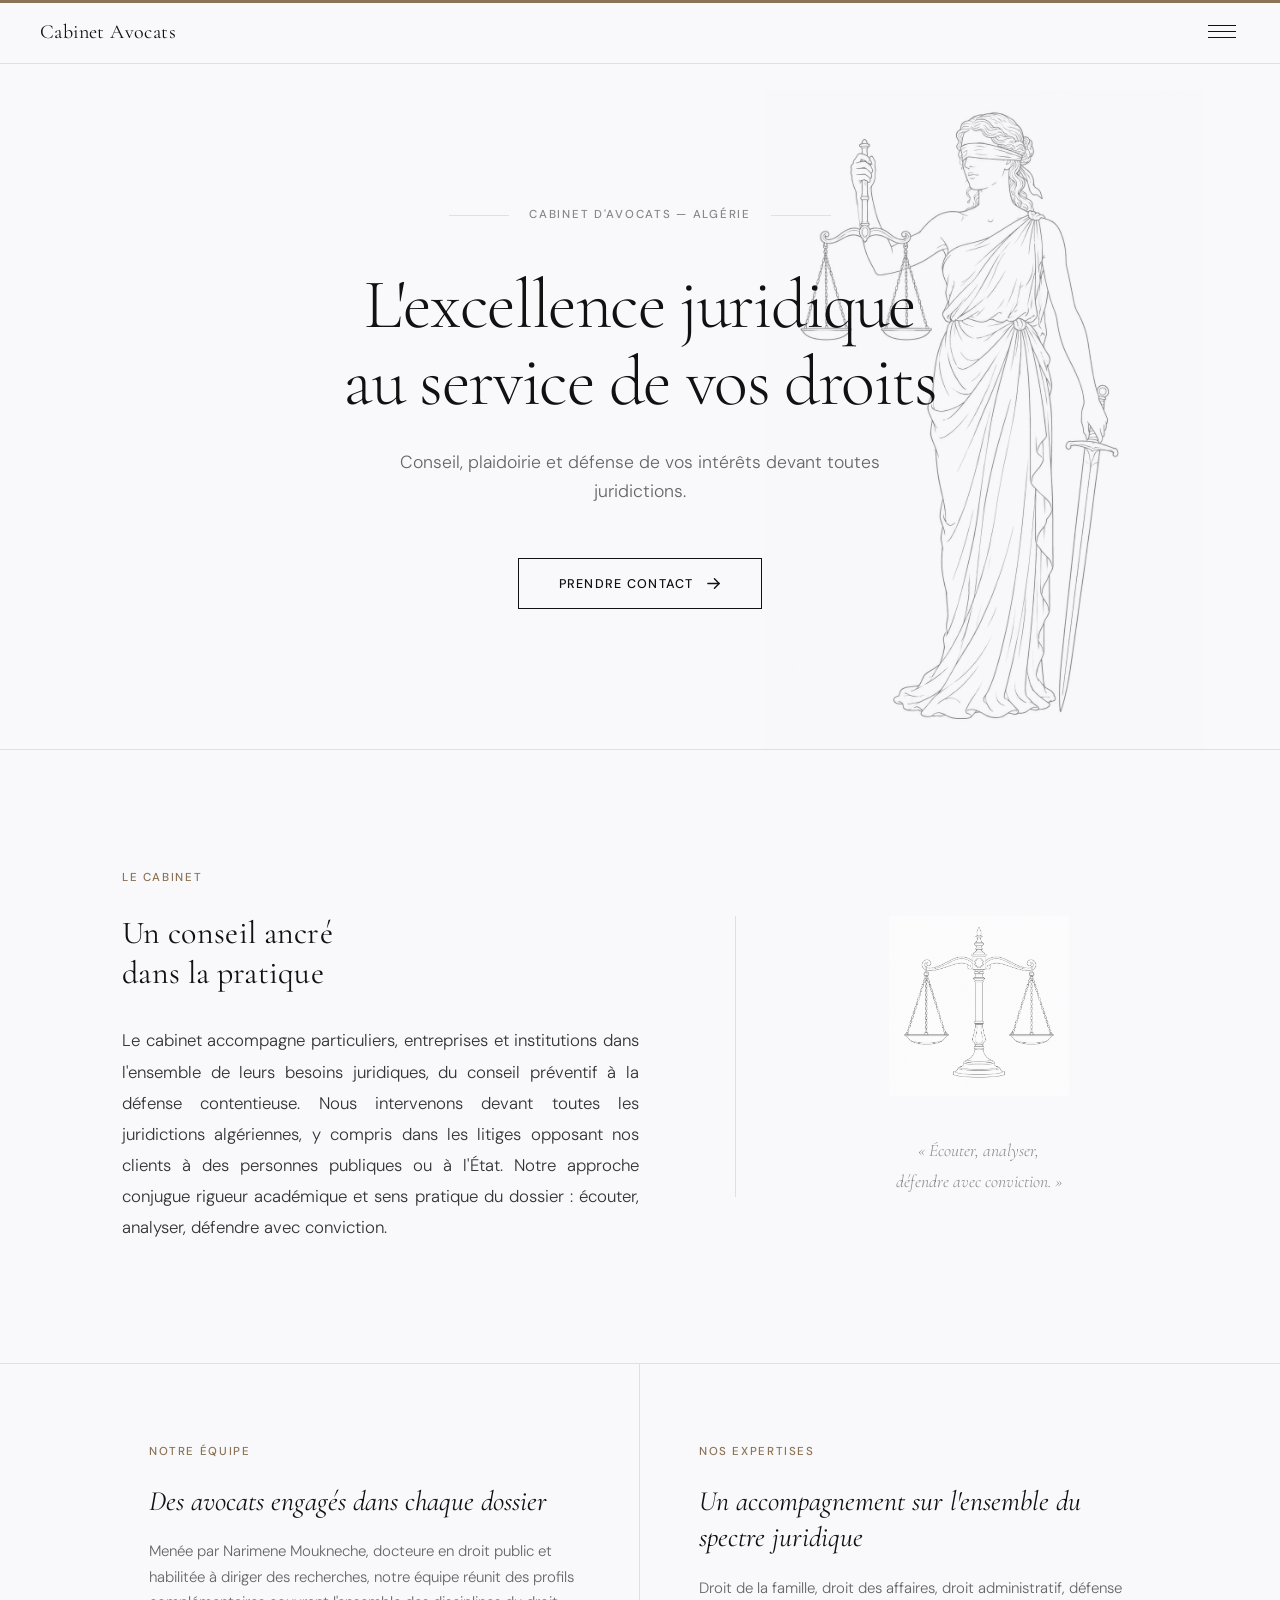
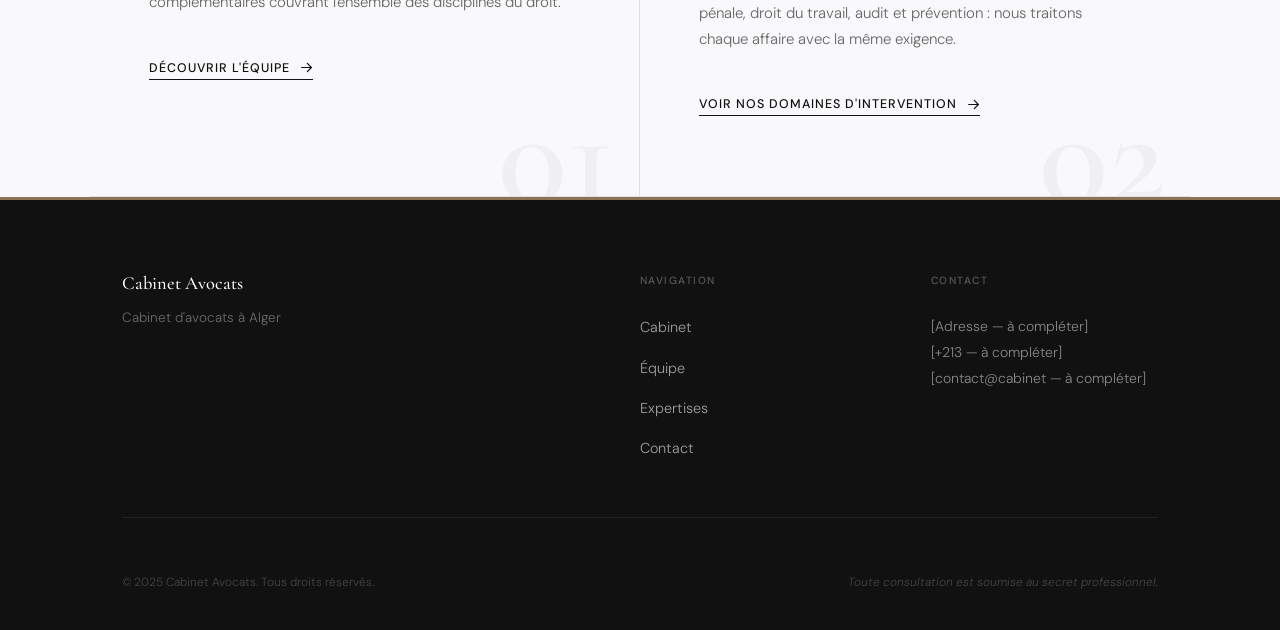
<file: index.html>
<!DOCTYPE html>
<html lang="fr">
<head>
  <meta charset="UTF-8">
  <meta name="viewport" content="width=device-width, initial-scale=1.0">
  <meta name="description" content="Cabinet Avocats — Conseil, plaidoirie et défense de vos intérêts devant toutes juridictions algériennes.">
  <title>Cabinet Avocats — Narimene Moukneche</title>
  <link rel="stylesheet" href="style.css">
</head>
<body>

<!-- ══════════════════════════════════════
     NAVIGATION
     ══════════════════════════════════════ -->
<header>
  <a href="index.html" class="logo">Cabinet Avocats</a>
  <button class="burger" aria-label="Ouvrir le menu" aria-expanded="false">
    <span></span>
    <span></span>
    <span></span>
  </button>
</header>

<div class="menu-overlay" role="dialog" aria-modal="true" aria-label="Navigation principale">
  <div class="overlay-header">
    <a href="index.html" class="overlay-logo">Cabinet Avocats</a>
  </div>
  <nav>
    <ul>
      <li><a href="index.html"><span>Cabinet</span><span class="nav-num">01</span></a></li>
      <li><a href="equipe.html"><span>Équipe</span><span class="nav-num">02</span></a></li>
      <li><a href="expertises.html"><span>Expertises</span><span class="nav-num">03</span></a></li>
      <li><a href="contact.html"><span>Contact</span><span class="nav-num">04</span></a></li>
    </ul>
  </nav>
  <div class="overlay-footer">
    <div class="lang-switch">
      <span class="lang-btn active" data-lang="fr">FR</span>
      &nbsp;/&nbsp;
      <span class="lang-btn" data-lang="en">EN</span>
    </div>
  </div>
</div>

<!-- ══════════════════════════════════════
     HERO
     ══════════════════════════════════════ -->
<section class="hero">

  <img src="images/themis.png" class="hero-themis" alt="" aria-hidden="true">

  <div class="container">
    <div class="hero-inner">
      <p class="hero-eyebrow" data-i18n="hero.eyebrow">Cabinet d'avocats — Algérie</p>
      <h1 data-i18n-html="hero.h1">L'excellence juridique<br>au service de vos droits</h1>
      <p class="hero-subtitle" data-i18n="hero.subtitle">
        Conseil, plaidoirie et défense de vos intérêts devant toutes juridictions.
      </p>
      <a href="contact.html" class="hero-cta">
        <span data-i18n="hero.cta">Prendre contact</span>
        <span class="cta-arrow" aria-hidden="true">
          <svg width="15" height="15" viewBox="0 0 16 16" fill="none" stroke="currentColor" stroke-width="1.5" stroke-linecap="round" stroke-linejoin="round">
            <line x1="2" y1="8" x2="14" y2="8"/>
            <polyline points="9,3 14,8 9,13"/>
          </svg>
        </span>
      </a>
    </div>
  </div>
</section>

<!-- ══════════════════════════════════════
     INTRO CABINET — 2 colonnes
     ══════════════════════════════════════ -->
<section class="section-intro">
  <div class="container">
    <div class="intro-grid">

      <!-- Colonne texte -->
      <div class="intro-text-col">
        <span class="section-label reveal" data-i18n="intro.label">Le Cabinet</span>
        <h2 class="reveal" data-i18n-html="intro.h2">Un conseil ancré<br>dans la pratique</h2>
        <p class="intro-text reveal" data-i18n="intro.text">
          Le cabinet accompagne particuliers, entreprises et institutions dans l'ensemble de leurs besoins
          juridiques, du conseil préventif à la défense contentieuse. Nous intervenons devant toutes les
          juridictions algériennes, y compris dans les litiges opposant nos clients à des personnes publiques
          ou à l'État. Notre approche conjugue rigueur académique et sens pratique du dossier : écouter,
          analyser, défendre avec conviction.
        </p>
      </div>

      <!-- Colonne visuelle -->
      <div class="intro-visual-col reveal" aria-hidden="true">
        <div class="intro-ornament">
          <img src="images/balance.png" alt="" class="intro-balance-img">
        </div>
        <p class="intro-quote" data-i18n="intro.quote">« Écouter, analyser,&#10;défendre avec conviction. »</p>
      </div>

    </div>
  </div>
</section>

<!-- ══════════════════════════════════════
     TEASERS — Équipe & Expertises
     ══════════════════════════════════════ -->
<div class="teasers">
  <div class="container" style="padding:0;">
    <div class="teaser-grid">

      <a href="equipe.html" class="teaser-card reveal">
        <span class="teaser-number" aria-hidden="true">01</span>
        <span class="section-label" data-i18n="teaser1.label">Notre équipe</span>
        <h3 data-i18n="teaser1.h3">Des avocats engagés dans chaque dossier</h3>
        <p data-i18n="teaser1.text">
          Menée par Narimene Moukneche, docteure en droit public et habilitée à diriger des recherches,
          notre équipe réunit des profils complémentaires couvrant l'ensemble des disciplines du droit.
        </p>
        <span class="cta-link">
          <span data-i18n="teaser1.cta">Découvrir l'équipe</span>
          <span class="cta-arrow" aria-hidden="true">
            <svg width="13" height="13" viewBox="0 0 16 16" fill="none" stroke="currentColor" stroke-width="1.5" stroke-linecap="round" stroke-linejoin="round">
              <line x1="2" y1="8" x2="14" y2="8"/>
              <polyline points="9,3 14,8 9,13"/>
            </svg>
          </span>
        </span>
      </a>

      <a href="expertises.html" class="teaser-card reveal">
        <span class="teaser-number" aria-hidden="true">02</span>
        <span class="section-label" data-i18n="teaser2.label">Nos expertises</span>
        <h3 data-i18n="teaser2.h3">Un accompagnement sur l'ensemble du spectre juridique</h3>
        <p data-i18n="teaser2.text">
          Droit de la famille, droit des affaires, droit administratif, défense pénale, droit du travail,
          audit et prévention : nous traitons chaque affaire avec la même exigence.
        </p>
        <span class="cta-link">
          <span data-i18n="teaser2.cta">Voir nos domaines d'intervention</span>
          <span class="cta-arrow" aria-hidden="true">
            <svg width="13" height="13" viewBox="0 0 16 16" fill="none" stroke="currentColor" stroke-width="1.5" stroke-linecap="round" stroke-linejoin="round">
              <line x1="2" y1="8" x2="14" y2="8"/>
              <polyline points="9,3 14,8 9,13"/>
            </svg>
          </span>
        </span>
      </a>

    </div>
  </div>
</div>

<!-- ══════════════════════════════════════
     FOOTER
     ══════════════════════════════════════ -->
<footer>
  <div class="container">
    <div class="footer-grid">

      <div class="footer-brand">
        <span class="footer-logo">Cabinet Avocats</span>
        <p class="footer-tagline" data-i18n="footer.tagline">Cabinet d'avocats à Alger</p>
      </div>

      <div>
        <p class="footer-col-title" data-i18n="footer.nav.title">Navigation</p>
        <ul class="footer-nav">
          <li><a href="index.html"      data-i18n="nav.cabinet">Cabinet</a></li>
          <li><a href="equipe.html"     data-i18n="nav.equipe">Équipe</a></li>
          <li><a href="expertises.html" data-i18n="nav.expertises">Expertises</a></li>
          <li><a href="contact.html"    data-i18n="nav.contact">Contact</a></li>
        </ul>
      </div>

      <div>
        <p class="footer-col-title" data-i18n="footer.contact.title">Contact</p>
        <div class="footer-contact-info">
          <p>[Adresse — à compléter]</p>
          <p>[+213 — à compléter]</p>
          <p>[contact@cabinet — à compléter]</p>
        </div>
      </div>

    </div>

    <div class="footer-bottom">
      <span class="footer-copy" data-i18n="footer.copy">© 2025 Cabinet Avocats. Tous droits réservés.</span>
      <span class="footer-confidential" data-i18n="footer.confidential">Toute consultation est soumise au secret professionnel.</span>
    </div>
  </div>
</footer>

<script src="i18n.js"></script>
<script src="nav.js"></script>
</body>
</html>
</file>
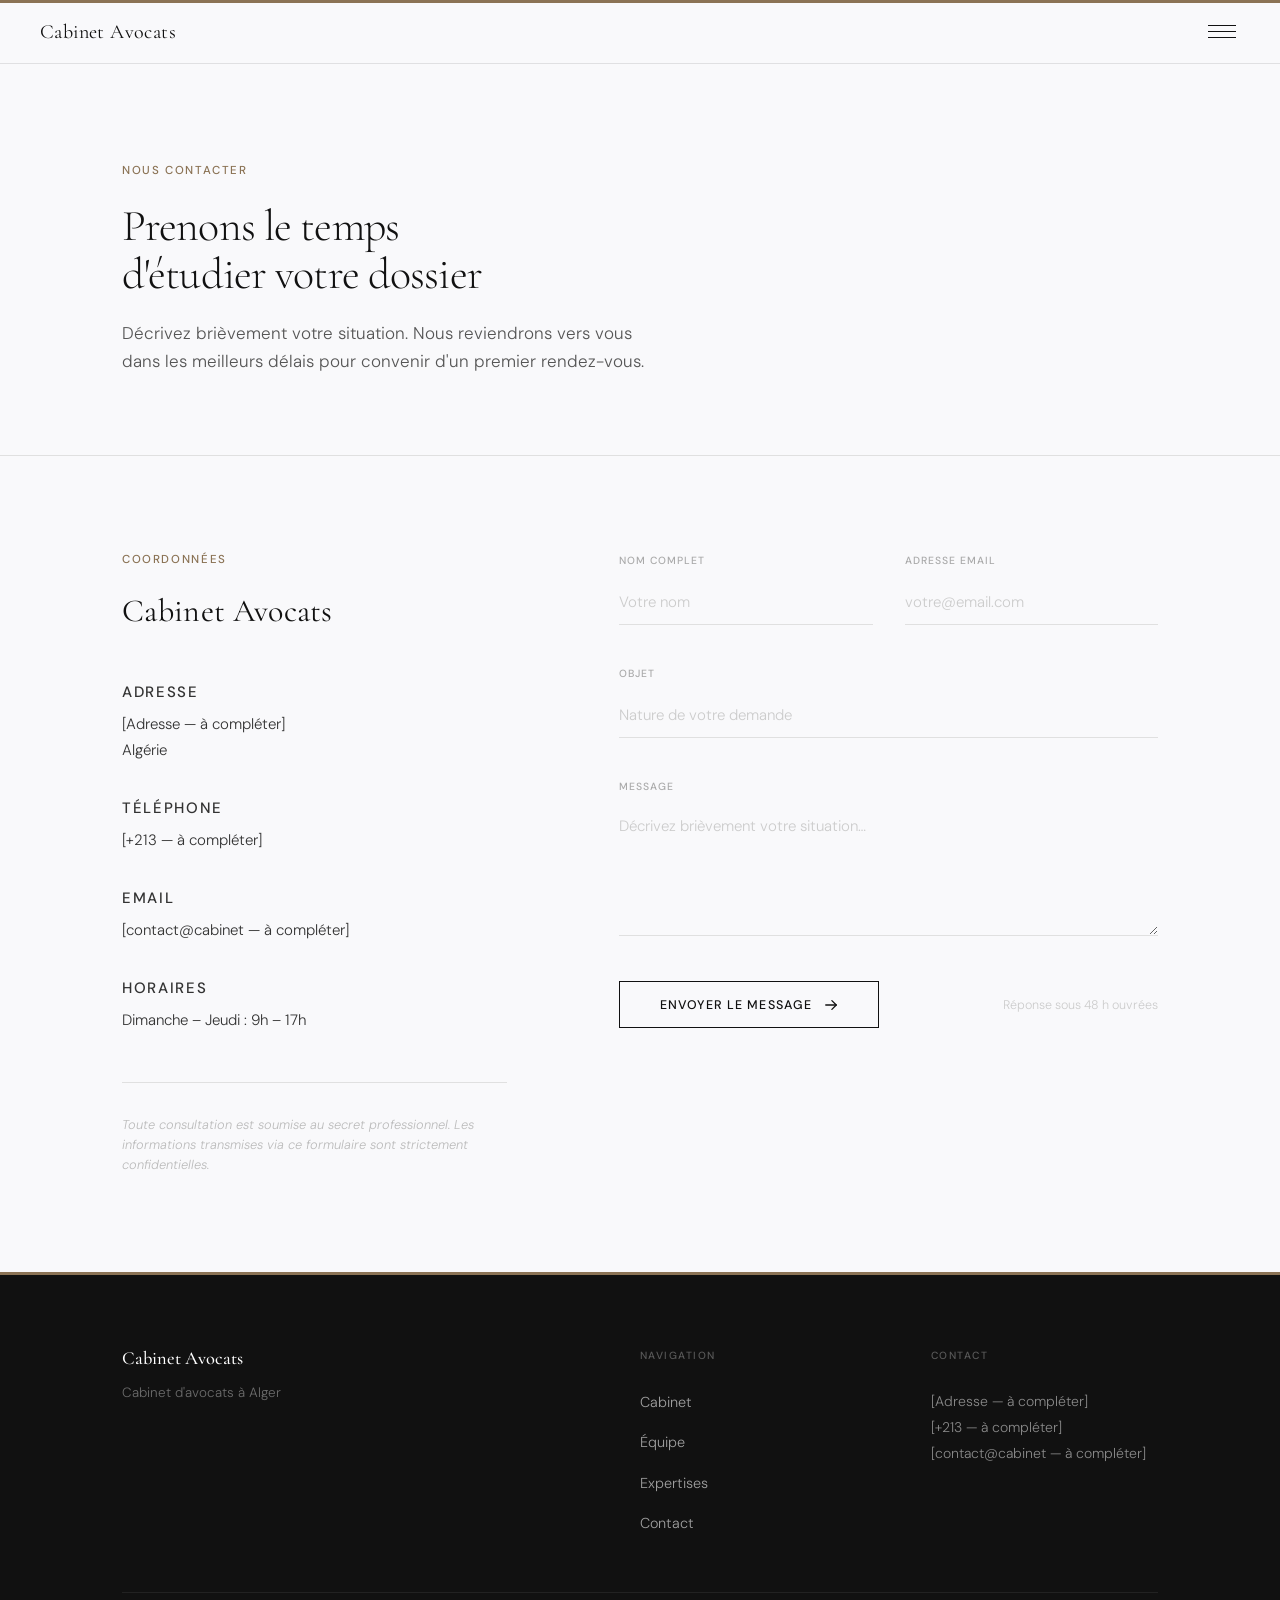
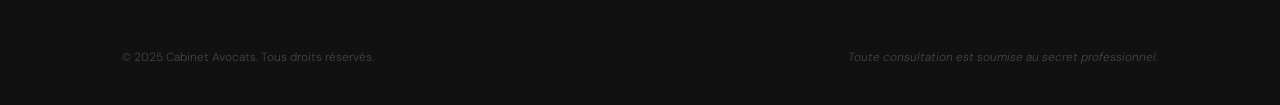
<file: contact.html>
<!DOCTYPE html>
<html lang="fr">
<head>
  <meta charset="UTF-8">
  <meta name="viewport" content="width=device-width, initial-scale=1.0">
  <meta name="description" content="Contacter le Cabinet Avocats — Narimene Moukneche, Algérie.">
  <title>Contact — Cabinet Avocats</title>
  <link rel="stylesheet" href="style.css">
</head>
<body>

<!-- ══════════════════════════════════════
     NAVIGATION
     ══════════════════════════════════════ -->
<header>
  <a href="index.html" class="logo">Cabinet Avocats</a>
  <button class="burger" aria-label="Ouvrir le menu" aria-expanded="false">
    <span></span>
    <span></span>
    <span></span>
  </button>
</header>

<div class="menu-overlay" role="dialog" aria-modal="true" aria-label="Navigation principale">
  <div class="overlay-header">
    <a href="index.html" class="overlay-logo">Cabinet Avocats</a>
  </div>
  <nav>
    <ul>
      <li><a href="index.html"><span>Cabinet</span><span class="nav-num">01</span></a></li>
      <li><a href="equipe.html"><span>Équipe</span><span class="nav-num">02</span></a></li>
      <li><a href="expertises.html"><span>Expertises</span><span class="nav-num">03</span></a></li>
      <li><a href="contact.html"><span>Contact</span><span class="nav-num">04</span></a></li>
    </ul>
  </nav>
  <div class="overlay-footer">
    <div class="lang-switch">
      <span class="lang-btn active" data-lang="fr">FR</span>
      &nbsp;/&nbsp;
      <span class="lang-btn" data-lang="en">EN</span>
    </div>
  </div>
</div>

<!-- ══════════════════════════════════════
     EN-TÊTE DE PAGE
     ══════════════════════════════════════ -->
<header class="page-header">
  <div class="container">
    <span class="section-label" data-i18n="contact.header.label">Nous contacter</span>
    <h1 data-i18n-html="contact.header.h1">Prenons le temps<br>d'étudier votre dossier</h1>
    <p data-i18n="contact.header.p">
      Décrivez brièvement votre situation. Nous reviendrons vers vous dans les meilleurs délais
      pour convenir d'un premier rendez-vous.
    </p>
  </div>
</header>

<!-- ══════════════════════════════════════
     SECTION CONTACT
     ══════════════════════════════════════ -->
<section class="contact-section">
  <div class="container">
    <div class="contact-grid">

      <!-- ─ Coordonnées ─ -->
      <div class="contact-info reveal">
        <span class="section-label" data-i18n="contact.info.label">Coordonnées</span>
        <h2>Cabinet Avocats</h2>

        <div class="contact-detail">
          <p class="contact-detail-label" data-i18n="contact.detail.adresse.label">Adresse</p>
          <p>[Adresse — à compléter]<br>Algérie</p>
        </div>

        <div class="contact-detail">
          <p class="contact-detail-label" data-i18n="contact.detail.tel.label">Téléphone</p>
          <p>[+213 — à compléter]</p>
        </div>

        <div class="contact-detail">
          <p class="contact-detail-label" data-i18n="contact.detail.email.label">Email</p>
          <p>[contact@cabinet — à compléter]</p>
        </div>

        <div class="contact-detail">
          <p class="contact-detail-label" data-i18n="contact.detail.horaires.label">Horaires</p>
          <p data-i18n="contact.detail.horaires.val">Dimanche – Jeudi : 9h – 17h</p>
        </div>

        <p class="contact-confidential" data-i18n="contact.confidential">
          Toute consultation est soumise au secret professionnel.
          Les informations transmises via ce formulaire sont strictement confidentielles.
        </p>
      </div>

      <!-- ─ Formulaire ─ -->
      <div class="contact-form-wrapper reveal">
        <form id="contact-form" novalidate>
          <div class="form-fields">

            <div class="form-row">
              <div class="form-field">
                <label for="nom" data-i18n="form.nom.label">Nom complet</label>
                <input type="text" id="nom" name="nom"
                  data-i18n-placeholder="form.nom.placeholder"
                  placeholder="Votre nom"
                  autocomplete="name" required>
              </div>
              <div class="form-field">
                <label for="email" data-i18n="form.email.label">Adresse email</label>
                <input type="email" id="email" name="email"
                  data-i18n-placeholder="form.email.placeholder"
                  placeholder="votre@email.com"
                  autocomplete="email" required>
              </div>
            </div>

            <div class="form-field">
              <label for="objet" data-i18n="form.objet.label">Objet</label>
              <input type="text" id="objet" name="objet"
                data-i18n-placeholder="form.objet.placeholder"
                placeholder="Nature de votre demande" required>
            </div>

            <div class="form-field">
              <label for="message" data-i18n="form.message.label">Message</label>
              <textarea id="message" name="message"
                data-i18n-placeholder="form.message.placeholder"
                placeholder="Décrivez brièvement votre situation…" required></textarea>
            </div>

            <div class="form-footer">
              <button type="submit" class="btn-submit">
                <span data-i18n="form.submit">Envoyer le message</span>
                <svg width="14" height="14" viewBox="0 0 16 16" fill="none" stroke="currentColor" stroke-width="1.5" stroke-linecap="round" stroke-linejoin="round" aria-hidden="true">
                  <line x1="2" y1="8" x2="14" y2="8"/>
                  <polyline points="9,3 14,8 9,13"/>
                </svg>
              </button>
              <span class="form-note" data-i18n="form.note">Réponse sous 48 h ouvrées</span>
            </div>

          </div>
        </form>

        <p class="form-success" id="form-success" role="alert" data-i18n="form.success">
          Votre message a bien été transmis. Nous vous répondrons dans les meilleurs délais.
        </p>
      </div>

    </div>
  </div>
</section>

<!-- ══════════════════════════════════════
     FOOTER
     ══════════════════════════════════════ -->
<footer>
  <div class="container">
    <div class="footer-grid">

      <div class="footer-brand">
        <span class="footer-logo">Cabinet Avocats</span>
        <p class="footer-tagline" data-i18n="footer.tagline">Cabinet d'avocats à Alger</p>
      </div>

      <div>
        <p class="footer-col-title" data-i18n="footer.nav.title">Navigation</p>
        <ul class="footer-nav">
          <li><a href="index.html"      data-i18n="nav.cabinet">Cabinet</a></li>
          <li><a href="equipe.html"     data-i18n="nav.equipe">Équipe</a></li>
          <li><a href="expertises.html" data-i18n="nav.expertises">Expertises</a></li>
          <li><a href="contact.html"    data-i18n="nav.contact">Contact</a></li>
        </ul>
      </div>

      <div>
        <p class="footer-col-title" data-i18n="footer.contact.title">Contact</p>
        <div class="footer-contact-info">
          <p>[Adresse — à compléter]</p>
          <p>[+213 — à compléter]</p>
          <p>[contact@cabinet — à compléter]</p>
        </div>
      </div>

    </div>

    <div class="footer-bottom">
      <span class="footer-copy" data-i18n="footer.copy">© 2025 Cabinet Avocats. Tous droits réservés.</span>
      <span class="footer-confidential" data-i18n="footer.confidential">Toute consultation est soumise au secret professionnel.</span>
    </div>
  </div>
</footer>

<script src="i18n.js"></script>
<script src="nav.js"></script>
<script>
(function () {
  var form       = document.getElementById('contact-form');
  var successMsg = document.getElementById('form-success');
  if (!form) return;

  form.addEventListener('submit', function (e) {
    e.preventDefault();
    var nom     = form.querySelector('#nom').value.trim();
    var email   = form.querySelector('#email').value.trim();
    var objet   = form.querySelector('#objet').value.trim();
    var message = form.querySelector('#message').value.trim();
    if (!nom || !email || !objet || !message) return;
    form.style.display  = 'none';
    successMsg.style.display = 'block';
  });
})();
</script>
</body>
</html>
</file>
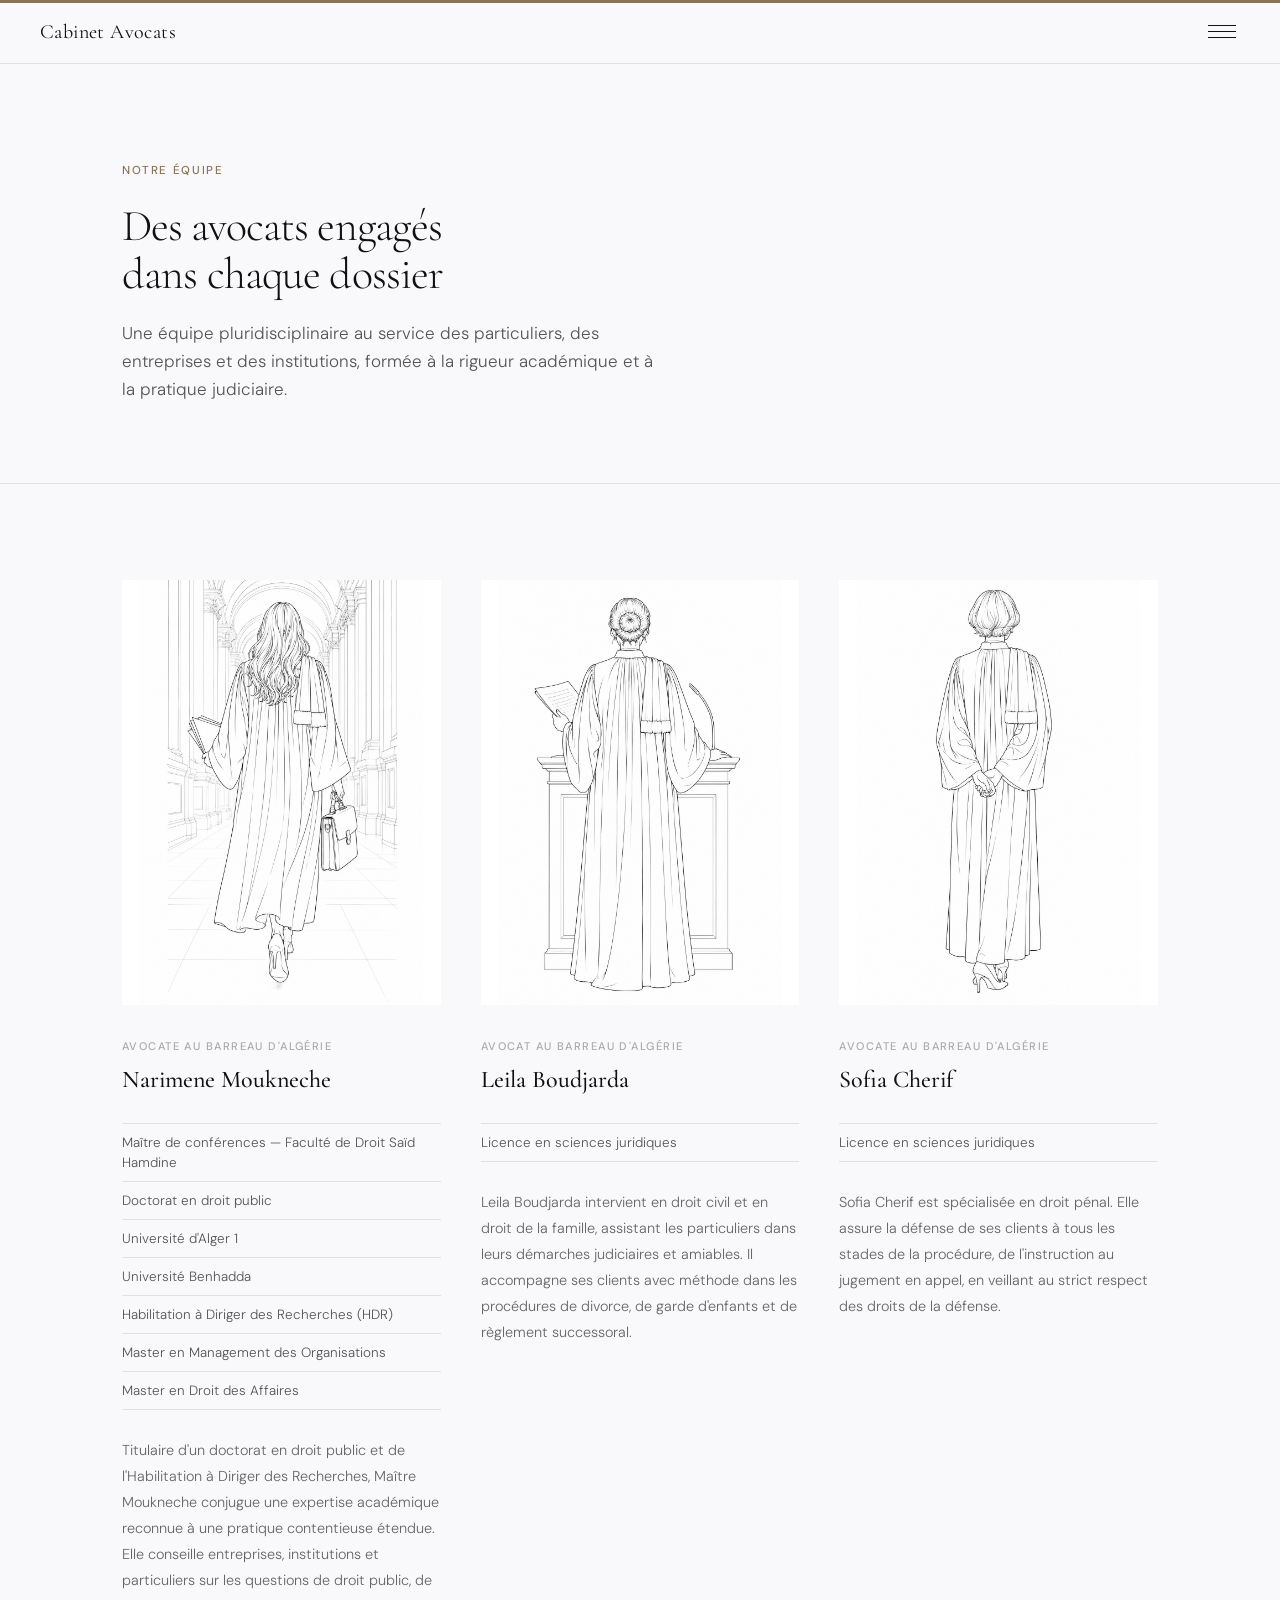
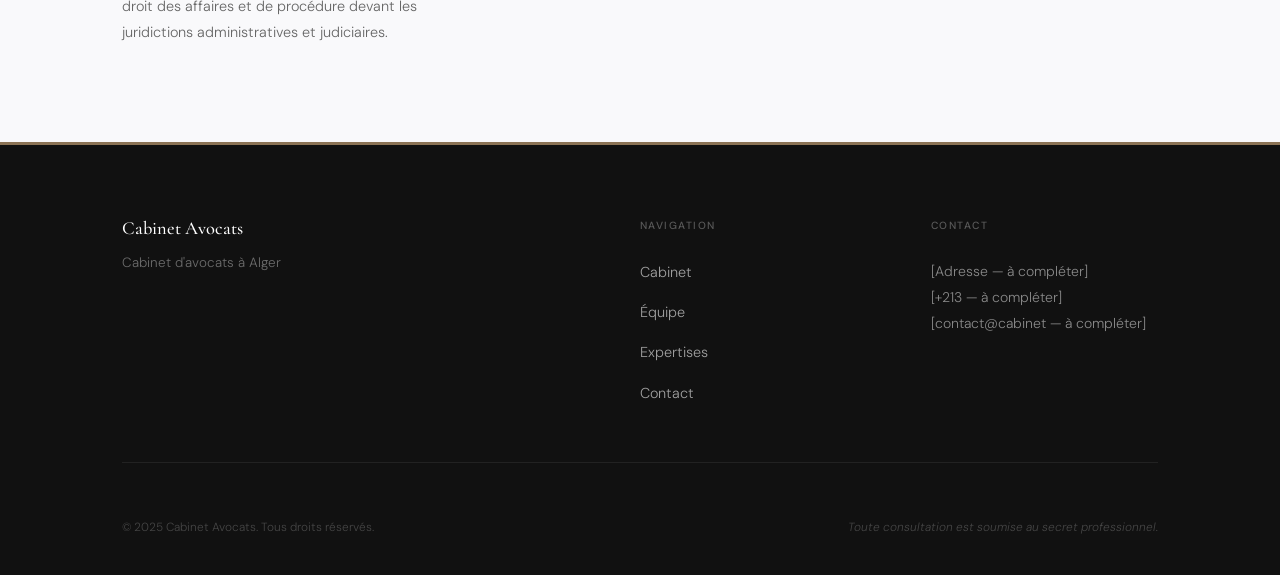
<file: equipe.html>
<!DOCTYPE html>
<html lang="fr">
<head>
  <meta charset="UTF-8">
  <meta name="viewport" content="width=device-width, initial-scale=1.0">
  <meta name="description" content="L'équipe du Cabinet Avocats — Narimene Moukneche, docteure en droit public, et ses associés.">
  <title>Équipe — Cabinet Avocats</title>
  <link rel="stylesheet" href="style.css">
</head>
<body>

<!-- ══════════════════════════════════════
     NAVIGATION
     ══════════════════════════════════════ -->
<header>
  <a href="index.html" class="logo">Cabinet Avocats</a>
  <button class="burger" aria-label="Ouvrir le menu" aria-expanded="false">
    <span></span>
    <span></span>
    <span></span>
  </button>
</header>

<div class="menu-overlay" role="dialog" aria-modal="true" aria-label="Navigation principale">
  <div class="overlay-header">
    <a href="index.html" class="overlay-logo">Cabinet Avocats</a>
  </div>
  <nav>
    <ul>
      <li><a href="index.html"><span>Cabinet</span><span class="nav-num">01</span></a></li>
      <li><a href="equipe.html"><span>Équipe</span><span class="nav-num">02</span></a></li>
      <li><a href="expertises.html"><span>Expertises</span><span class="nav-num">03</span></a></li>
      <li><a href="contact.html"><span>Contact</span><span class="nav-num">04</span></a></li>
    </ul>
  </nav>
  <div class="overlay-footer">
    <div class="lang-switch">
      <span class="lang-btn active" data-lang="fr">FR</span>
      &nbsp;/&nbsp;
      <span class="lang-btn" data-lang="en">EN</span>
    </div>
  </div>
</div>

<!-- ══════════════════════════════════════
     EN-TÊTE DE PAGE
     ══════════════════════════════════════ -->
<header class="page-header">
  <div class="container">
    <span class="section-label" data-i18n="equipe.header.label">Notre équipe</span>
    <h1 data-i18n-html="equipe.header.h1">Des avocats engagés<br>dans chaque dossier</h1>
    <p data-i18n="equipe.header.p">
      Une équipe pluridisciplinaire au service des particuliers, des entreprises et des institutions,
      formée à la rigueur académique et à la pratique judiciaire.
    </p>
  </div>
</header>

<!-- ══════════════════════════════════════
     GRILLE ÉQUIPE
     ══════════════════════════════════════ -->
<section class="team-section">
  <div class="container">
    <div class="team-grid">

      <!-- Membre 1 — Narimene Moukneche -->
      <article class="team-member reveal">
        <div class="team-photo">
          <img src="images/avocat-3.png" alt="" class="team-photo-img">
        </div>
        <p class="team-role" data-i18n="member1.role">Avocate au Barreau d'Algérie</p>
        <h3 class="team-name">Narimene Moukneche</h3>
        <ul class="team-degrees">
          <li data-i18n="member1.degree0">Maître de conférences — Faculté de Droit Saïd Hamdine</li>
          <li data-i18n="member1.degree1">Doctorat en droit public</li>
          <li data-i18n="member1.degree5">Université d'Alger 1</li>
          <li data-i18n="member1.degree6">Université Benhadda</li>
          <li data-i18n="member1.degree2">Habilitation à Diriger des Recherches (HDR)</li>
          <li data-i18n="member1.degree3">Master en Management des Organisations</li>
          <li data-i18n="member1.degree4">Master en Droit des Affaires</li>
        </ul>
        <p class="team-bio" data-i18n="member1.bio">
          Titulaire d'un doctorat en droit public et de l'Habilitation à Diriger des Recherches,
          Maître Moukneche conjugue une expertise académique reconnue à une pratique contentieuse étendue.
          Elle conseille entreprises, institutions et particuliers sur les questions de droit public,
          de droit des affaires et de procédure devant les juridictions administratives et judiciaires.
        </p>
      </article>

      <!-- Membre 2 — Leila Boudjarda -->
      <article class="team-member reveal">
        <div class="team-photo">
          <img src="images/avocat-2.png" alt="" class="team-photo-img">
        </div>
        <p class="team-role" data-i18n="member2.role">Avocate au Barreau d'Algérie</p>
        <h3 class="team-name">Leila Boudjarda</h3>
        <ul class="team-degrees">
          <li data-i18n="member2.degree2">Licence en sciences juridiques</li>
        </ul>
        <p class="team-bio" data-i18n="member2.bio">
          Leila Boudjarda est spécialisée en droit civil et en droit de la famille. Elle assure
          la défense de ses clients à tous les stades de la procédure, les accompagnant avec méthode
          dans les procédures de divorce, de garde d'enfants et de règlement successoral.
        </p>
      </article>

      <!-- Membre 3 — Sofia Cherif -->
      <article class="team-member reveal">
        <div class="team-photo">
          <img src="images/avocat-1.png" alt="" class="team-photo-img">
        </div>
        <p class="team-role" data-i18n="member3.role">Avocate au Barreau d'Algérie</p>
        <h3 class="team-name">Sofia Cherif</h3>
        <ul class="team-degrees">
          <li data-i18n="member3.degree2">Licence en sciences juridiques</li>
        </ul>
        <p class="team-bio" data-i18n="member3.bio">
          Sofia Cherif est spécialisée en droit pénal. Elle assure la défense de ses clients
          à tous les stades de la procédure, de l'instruction au jugement en appel,
          en veillant au strict respect des droits de la défense.
        </p>
      </article>

    </div>
  </div>
</section>

<!-- ══════════════════════════════════════
     FOOTER
     ══════════════════════════════════════ -->
<footer>
  <div class="container">
    <div class="footer-grid">

      <div class="footer-brand">
        <span class="footer-logo">Cabinet Avocats</span>
        <p class="footer-tagline" data-i18n="footer.tagline">Cabinet d'avocats à Alger</p>
      </div>

      <div>
        <p class="footer-col-title" data-i18n="footer.nav.title">Navigation</p>
        <ul class="footer-nav">
          <li><a href="index.html"      data-i18n="nav.cabinet">Cabinet</a></li>
          <li><a href="equipe.html"     data-i18n="nav.equipe">Équipe</a></li>
          <li><a href="expertises.html" data-i18n="nav.expertises">Expertises</a></li>
          <li><a href="contact.html"    data-i18n="nav.contact">Contact</a></li>
        </ul>
      </div>

      <div>
        <p class="footer-col-title" data-i18n="footer.contact.title">Contact</p>
        <div class="footer-contact-info">
          <p>[Adresse — à compléter]</p>
          <p>[+213 — à compléter]</p>
          <p>[contact@cabinet — à compléter]</p>
        </div>
      </div>

    </div>

    <div class="footer-bottom">
      <span class="footer-copy" data-i18n="footer.copy">© 2025 Cabinet Avocats. Tous droits réservés.</span>
      <span class="footer-confidential" data-i18n="footer.confidential">Toute consultation est soumise au secret professionnel.</span>
    </div>
  </div>
</footer>

<script src="i18n.js"></script>
<script src="nav.js"></script>
</body>
</html>
</file>
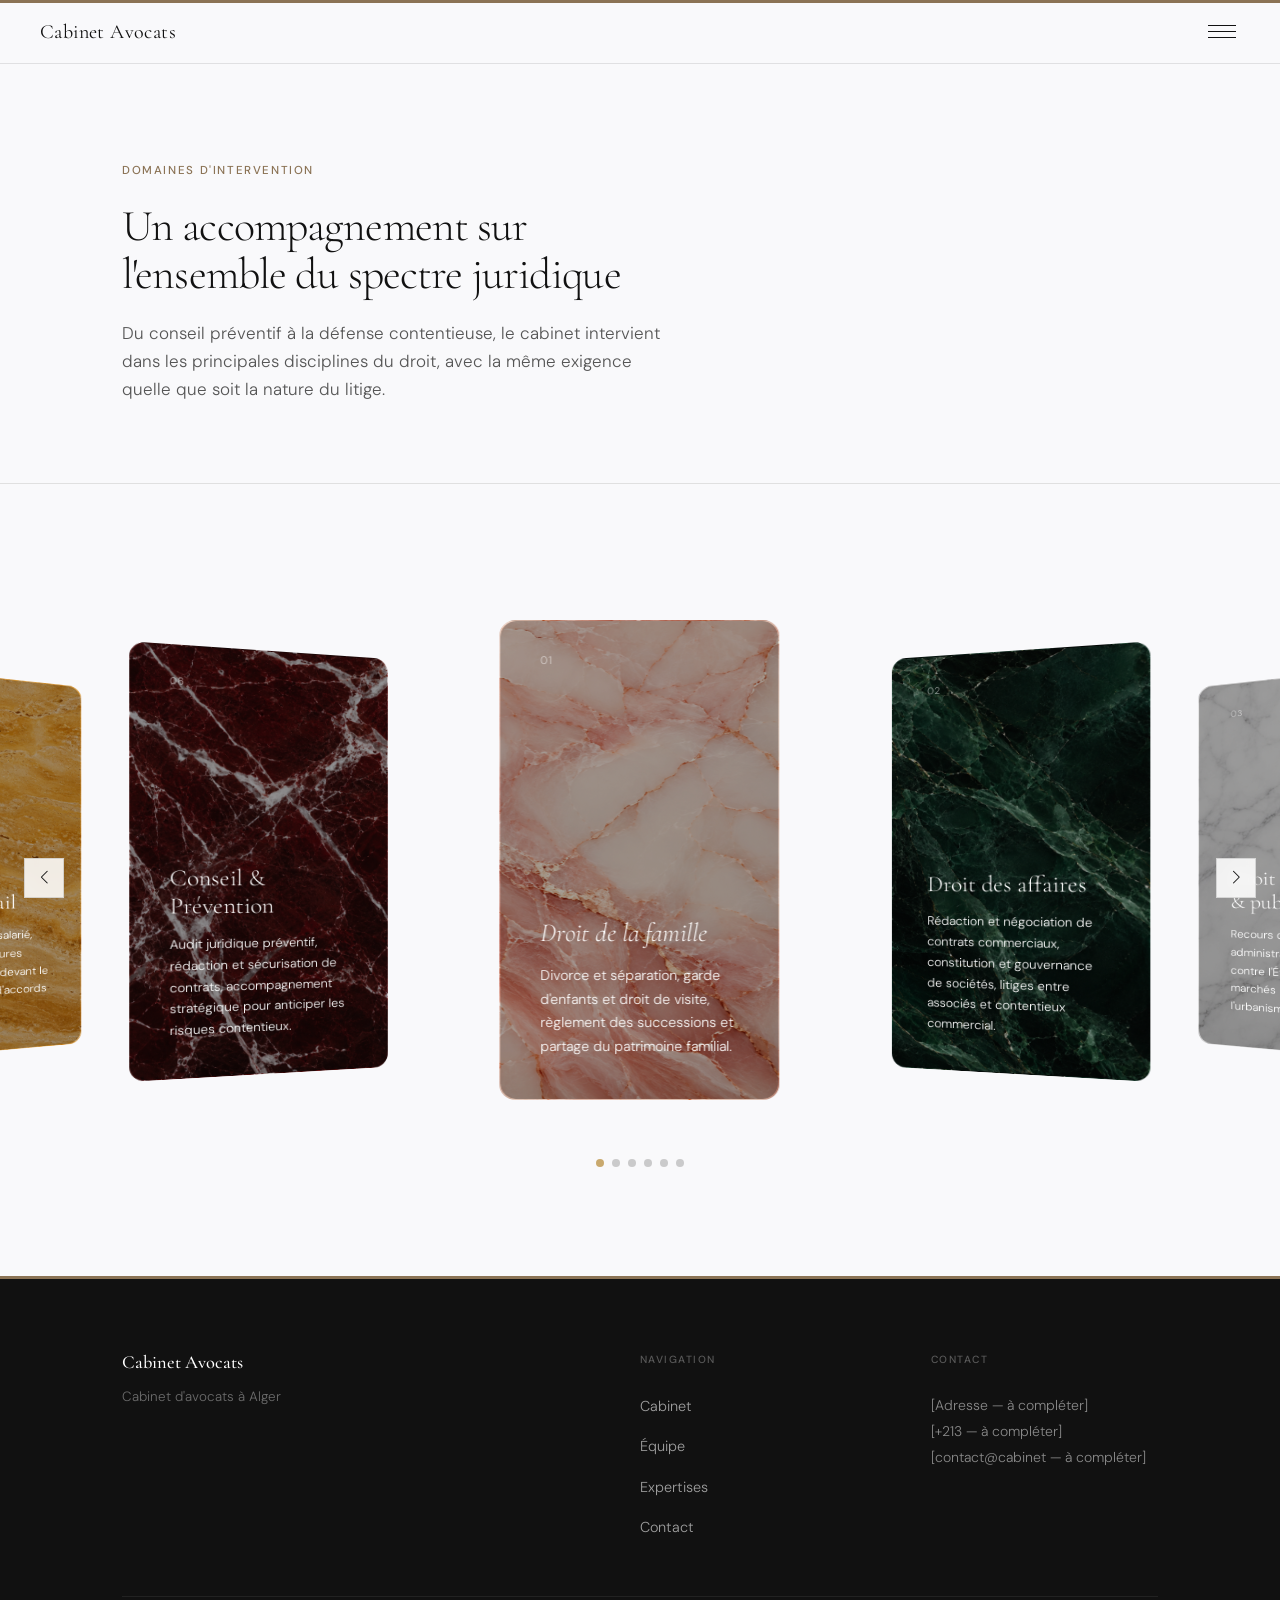
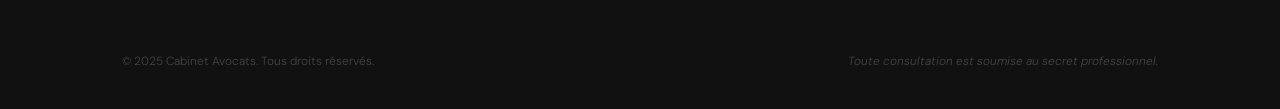
<file: expertises.html>
<!DOCTYPE html>
<html lang="fr">
<head>
  <meta charset="UTF-8">
  <meta name="viewport" content="width=device-width, initial-scale=1.0">
  <meta name="description" content="Domaines d'intervention du Cabinet Avocats — Droit de la famille, droit des affaires, droit administratif, droit pénal, droit du travail, conseil et prévention.">
  <title>Expertises — Cabinet Avocats</title>
  <link rel="stylesheet" href="https://cdn.jsdelivr.net/npm/swiper@11/swiper-bundle.min.css"/>
  <link rel="stylesheet" href="style.css">
</head>
<body>

<!-- ══════════════════════════════════════
     NAVIGATION
     ══════════════════════════════════════ -->
<header>
  <a href="index.html" class="logo">Cabinet Avocats</a>
  <button class="burger" aria-label="Ouvrir le menu" aria-expanded="false">
    <span></span>
    <span></span>
    <span></span>
  </button>
</header>

<div class="menu-overlay" role="dialog" aria-modal="true" aria-label="Navigation principale">
  <div class="overlay-header">
    <a href="index.html" class="overlay-logo">Cabinet Avocats</a>
  </div>
  <nav>
    <ul>
      <li><a href="index.html"><span>Cabinet</span><span class="nav-num">01</span></a></li>
      <li><a href="equipe.html"><span>Équipe</span><span class="nav-num">02</span></a></li>
      <li><a href="expertises.html"><span>Expertises</span><span class="nav-num">03</span></a></li>
      <li><a href="contact.html"><span>Contact</span><span class="nav-num">04</span></a></li>
    </ul>
  </nav>
  <div class="overlay-footer">
    <div class="lang-switch">
      <span class="lang-btn active" data-lang="fr">FR</span>
      &nbsp;/&nbsp;
      <span class="lang-btn" data-lang="en">EN</span>
    </div>
  </div>
</div>

<!-- ══════════════════════════════════════
     EN-TÊTE DE PAGE
     ══════════════════════════════════════ -->
<header class="page-header">
  <div class="container">
    <span class="section-label" data-i18n="exp.header.label">Domaines d'intervention</span>
    <h1 data-i18n-html="exp.header.h1">Un accompagnement sur<br>l'ensemble du spectre juridique</h1>
    <p data-i18n="exp.header.p">
      Du conseil préventif à la défense contentieuse, le cabinet intervient dans les principales disciplines
      du droit, avec la même exigence quelle que soit la nature du litige.
    </p>
  </div>
</header>

<!-- ══════════════════════════════════════
     GRILLE EXPERTISES
     ══════════════════════════════════════ -->
<section class="expertise-section">
  <div class="swiper expertises-swiper">
    <div class="swiper-wrapper">

      <div class="swiper-slide">
        <div class="expertise-card" style="background-image: url('images/marbre rosée.png');">
          <span class="card-num">01</span>
          <h3>Droit de la famille</h3>
          <p>Divorce et séparation, garde d'enfants et droit de visite, règlement des successions et partage du patrimoine familial.</p>
        </div>
      </div>

      <div class="swiper-slide">
        <div class="expertise-card" style="background-image: url('images/marbre vert+noir.png');">
          <span class="card-num">02</span>
          <h3>Droit des affaires</h3>
          <p>Rédaction et négociation de contrats commerciaux, constitution et gouvernance de sociétés, litiges entre associés et contentieux commercial.</p>
        </div>
      </div>

      <div class="swiper-slide">
        <div class="expertise-card" style="background-image: url('images/marbre blanc.png');">
          <span class="card-num">03</span>
          <h3>Droit administratif &amp; public</h3>
          <p>Recours devant les juridictions administratives, contentieux contre l'État et les collectivités, marchés publics et droit de l'urbanisme.</p>
        </div>
      </div>

      <div class="swiper-slide">
        <div class="expertise-card" style="background-image: url('images/marbre noir + trait dorée.png');">
          <span class="card-num">04</span>
          <h3>Droit pénal</h3>
          <p>Défense des personnes physiques et morales à tous les stades de la procédure pénale : garde à vue, instruction, jugement et appel.</p>
        </div>
      </div>

      <div class="swiper-slide">
        <div class="expertise-card" style="background-image: url('images/marbre dorée.png');">
          <span class="card-num">05</span>
          <h3>Droit du travail</h3>
          <p>Relations employeur-salarié, licenciements et ruptures contractuelles, litiges devant le tribunal, négociation d'accords collectifs.</p>
        </div>
      </div>

      <div class="swiper-slide">
        <div class="expertise-card" style="background-image: url('images/marbre rouge profond.png');">
          <span class="card-num">06</span>
          <h3>Conseil &amp; Prévention</h3>
          <p>Audit juridique préventif, rédaction et sécurisation de contrats, accompagnement stratégique pour anticiper les risques contentieux.</p>
        </div>
      </div>

    </div>
    <div class="swiper-pagination"></div>
    <div class="swiper-button-prev"></div>
    <div class="swiper-button-next"></div>
  </div>
</section>

<!-- ══════════════════════════════════════
     FOOTER
     ══════════════════════════════════════ -->
<footer>
  <div class="container">
    <div class="footer-grid">

      <div class="footer-brand">
        <span class="footer-logo">Cabinet Avocats</span>
        <p class="footer-tagline" data-i18n="footer.tagline">Cabinet d'avocats à Alger</p>
      </div>

      <div>
        <p class="footer-col-title" data-i18n="footer.nav.title">Navigation</p>
        <ul class="footer-nav">
          <li><a href="index.html"      data-i18n="nav.cabinet">Cabinet</a></li>
          <li><a href="equipe.html"     data-i18n="nav.equipe">Équipe</a></li>
          <li><a href="expertises.html" data-i18n="nav.expertises">Expertises</a></li>
          <li><a href="contact.html"    data-i18n="nav.contact">Contact</a></li>
        </ul>
      </div>

      <div>
        <p class="footer-col-title" data-i18n="footer.contact.title">Contact</p>
        <div class="footer-contact-info">
          <p>[Adresse — à compléter]</p>
          <p>[+213 — à compléter]</p>
          <p>[contact@cabinet — à compléter]</p>
        </div>
      </div>

    </div>

    <div class="footer-bottom">
      <span class="footer-copy" data-i18n="footer.copy">© 2025 Cabinet Avocats. Tous droits réservés.</span>
      <span class="footer-confidential" data-i18n="footer.confidential">Toute consultation est soumise au secret professionnel.</span>
    </div>
  </div>
</footer>

<script src="i18n.js"></script>
<script src="nav.js"></script>
<script src="https://cdn.jsdelivr.net/npm/swiper@11/swiper-bundle.min.js"></script>
<script src="swiper-init.js"></script>
</body>
</html>
</file>
<file: style.css>
@import url('https://fonts.googleapis.com/css2?family=Cormorant+Garamond:ital,wght@0,300;0,400;0,500;1,300;1,400&family=DM+Sans:ital,opsz,wght@0,9..40,300;0,9..40,400;0,9..40,500;1,9..40,300&display=swap');

/* === RESET & BASE === */
*, *::before, *::after { box-sizing: border-box; margin: 0; padding: 0; }

:root {
  --bg: #F9F9FB;
  --text-title: #111111;
  --text-body: #333333;
  --accent: #8B7355;
  --border: #E0E0E0;
  --nav-bg: #FFFFFF;
  --dark: #111111;
  --photo-placeholder: #E8E8E8;
  --font-display: 'Cormorant Garamond', Georgia, serif;
  --font-body: 'DM Sans', Helvetica, sans-serif;
  --max-width: 1100px;
}

html { scroll-behavior: smooth; }

body {
  font-family: var(--font-body);
  font-weight: 300;
  color: #111111;
  background: #F9F9FB;
  -webkit-font-smoothing: antialiased;
  -moz-osx-font-smoothing: grayscale;
}

/* ─── Barre accent fixe en haut ─── */
body::before {
  content: '';
  position: fixed;
  top: 0; left: 0; right: 0;
  height: 3px;
  background: var(--accent);
  z-index: 9999;
}

a { color: inherit; text-decoration: none; }
svg { display: block; }
img { display: block; max-width: 100%; }
input, textarea, select, button {
  border-radius: 0;
  -webkit-border-radius: 0;
  font-family: var(--font-body);
}

/* === TYPOGRAPHY === */

h1 {
  font-family: var(--font-display);
  font-size: 52px;
  font-weight: 300;
  line-height: 1.1;
  letter-spacing: -0.02em;
  color: #111111;
}

h1 em, h1 i {
  font-style: italic;
  font-weight: 300;
  color: #444444;
}

h2 {
  font-family: var(--font-display);
  font-size: 32px;
  font-weight: 400;
  line-height: 1.25;
  letter-spacing: 0.01em;
  color: #111111;
}

h3 {
  font-family: var(--font-display);
  font-size: 24px;
  font-weight: 300;
  font-style: italic;
  line-height: 1.3;
  color: #333333;
}

p, li, td, label, input, textarea {
  font-family: var(--font-body);
  font-size: 15px;
  font-weight: 300;
  line-height: 1.75;
  color: #333333;
}

small, .caption, .mention {
  font-family: var(--font-body);
  font-size: 12px;
  font-weight: 300;
  letter-spacing: 0.04em;
  color: #888888;
}

/* === LAYOUT === */
.container { max-width: var(--max-width); margin: 0 auto; padding: 0 2rem; }
section { padding: 120px 0; }

/* === SCROLL ANIMATIONS === */
.reveal {
  opacity: 0;
  transform: translateY(20px);
  transition: opacity 0.6s ease, transform 0.6s ease;
}

.reveal.visible {
  opacity: 1;
  transform: none;
}

@media (prefers-reduced-motion: reduce) {
  .reveal { opacity: 1 !important; transform: none !important; transition: none !important; }
}

/* === SECTION LABEL === */
.section-label {
  font-size: 0.72rem;
  font-weight: 500;
  text-transform: uppercase;
  letter-spacing: 0.14em;
  color: var(--accent);
  display: block;
}

/* === NAVIGATION === */

header:not(.page-header) {
  position: fixed;
  top: 0;
  left: 0;
  right: 0;
  z-index: 160;
  background: #F9F9FB;
  border-bottom: 0.5px solid rgba(0,0,0,0.1);
  display: flex;
  align-items: center;
  justify-content: space-between;
  padding: 0 2.5rem;
  height: 64px;
}

.logo {
  font-family: var(--font-display);
  font-size: 20px;
  font-weight: 400;
  letter-spacing: 0.02em;
  color: #111111;
  text-decoration: none;
}

.burger {
  display: flex;
  flex-direction: column;
  gap: 5px;
  cursor: pointer;
  padding: 4px;
  background: none;
  border: none;
  z-index: 200;
}

.burger span {
  display: block;
  width: 28px;
  height: 1px;
  background: #111111;
  transition: all 0.4s cubic-bezier(0.76, 0, 0.24, 1);
  transform-origin: center;
}

.burger.open span:nth-child(1) { transform: translateY(6px) rotate(45deg); }
.burger.open span:nth-child(2) { opacity: 0; transform: scaleX(0); }
.burger.open span:nth-child(3) { transform: translateY(-6px) rotate(-45deg); }

.menu-overlay {
  position: fixed;
  inset: 0;
  background: #F9F9FB;
  z-index: 150;
  display: flex;
  flex-direction: column;
  justify-content: center;
  padding: 4rem 2.5rem;
  opacity: 0;
  pointer-events: none;
  transition: opacity 0.5s cubic-bezier(0.76, 0, 0.24, 1);
}

.menu-overlay.open {
  opacity: 1;
  pointer-events: all;
}

.menu-overlay .overlay-header {
  position: absolute;
  top: 0;
  left: 0;
  right: 0;
  height: 64px;
  display: flex;
  align-items: center;
  justify-content: space-between;
  padding: 0 2.5rem;
  border-bottom: 0.5px solid rgba(0,0,0,0.1);
}

.menu-overlay .overlay-logo {
  font-family: var(--font-display);
  font-size: 20px;
  font-weight: 400;
  color: #111111;
  text-decoration: none;
}

.menu-overlay nav ul {
  list-style: none;
  margin: 0;
  padding: 0;
}

.menu-overlay nav ul li {
  border-bottom: 0.5px solid rgba(0,0,0,0.1);
  overflow: hidden;
}

.menu-overlay nav ul li:first-child { border-top: 0.5px solid rgba(0,0,0,0.1); }

.menu-overlay nav ul li a {
  display: flex;
  align-items: baseline;
  justify-content: space-between;
  padding: 1.1rem 0;
  text-decoration: none;
  font-family: var(--font-display);
  font-size: 36px;
  font-weight: 300;
  color: #111111;
  transform: translateY(40px);
  opacity: 0;
  transition: transform 0.5s cubic-bezier(0.76, 0, 0.24, 1),
              opacity 0.5s cubic-bezier(0.76, 0, 0.24, 1);
}

.menu-overlay.open nav ul li a {
  transform: translateY(0);
  opacity: 1;
}

.menu-overlay nav ul li:nth-child(1) a { transition-delay: 0.05s; }
.menu-overlay nav ul li:nth-child(2) a { transition-delay: 0.10s; }
.menu-overlay nav ul li:nth-child(3) a { transition-delay: 0.15s; }
.menu-overlay nav ul li:nth-child(4) a { transition-delay: 0.20s; }

.menu-overlay nav ul li a:hover { font-style: italic; color: #555555; }

.menu-overlay nav ul li a .nav-num {
  font-family: var(--font-body);
  font-size: 11px;
  font-weight: 300;
  color: #aaaaaa;
  letter-spacing: 0.05em;
  font-style: normal;
}

.menu-overlay .overlay-footer {
  position: absolute;
  bottom: 2.5rem;
  left: 2.5rem;
  right: 2.5rem;
  display: flex;
  justify-content: space-between;
  align-items: center;
  border-top: 0.5px solid rgba(0,0,0,0.1);
  padding-top: 1.5rem;
}

.lang-switch {
  font-family: var(--font-body);
  font-size: 12px;
  font-weight: 300;
  letter-spacing: 0.08em;
  color: #888888;
}

.lang-btn {
  background: none;
  border: none;
  cursor: pointer;
  padding: 0;
  font-family: inherit;
  font-size: inherit;
  letter-spacing: inherit;
  color: inherit;
}

.lang-btn.active { font-weight: 500; color: #111111; }

main, .page-content { padding-top: 64px; }

/* === HERO === */

.hero {
  padding: 200px 0 140px;
  border-bottom: 1px solid var(--border);
  position: relative;
  overflow: hidden;
  text-align: center;
}

/* Filigrane Balance — positionné à droite */
.hero-watermark {
  position: absolute;
  right: -80px;
  top: 50%;
  transform: translateY(-50%);
  opacity: 0.042;
  pointer-events: none;
  color: var(--accent);
}

.hero-inner { position: relative; z-index: 1; }

/* Eyebrow avec filets décoratifs de chaque côté */
.hero-eyebrow {
  display: inline-flex;
  align-items: center;
  gap: 1.25rem;
  font-size: 0.72rem;
  font-weight: 500;
  text-transform: uppercase;
  letter-spacing: 0.15em;
  color: #888;
  margin-bottom: 2.5rem;
}

.hero-eyebrow::before,
.hero-eyebrow::after {
  content: '';
  display: block;
  width: 60px;
  border-top: 1px solid var(--border);
  flex-shrink: 0;
}

.hero h1 {
  font-size: clamp(3rem, 5.5vw, 4.5rem);
  max-width: 820px;
  margin: 0 auto 1.75rem;
}

.hero-subtitle {
  font-size: 1.1rem;
  line-height: 1.65;
  color: #666;
  max-width: 480px;
  margin: 0 auto 3.25rem;
}

/* CTA hero — bouton avec bordure franche */
.hero-cta {
  display: inline-flex;
  align-items: center;
  gap: 0.8rem;
  font-size: 0.79rem;
  font-weight: 500;
  letter-spacing: 0.1em;
  text-transform: uppercase;
  color: var(--text-title);
  border: 1.5px solid var(--text-title);
  padding: 1rem 2.5rem;
  transition: background 0.25s ease, color 0.25s ease;
}

.hero-cta:hover { background: var(--text-title); color: #fff; }
.hero-cta:hover .cta-arrow { transform: translateX(4px); }

.cta-arrow {
  display: inline-flex;
  transition: transform 0.25s ease;
}

/* CTA texte souligné (pour les teasers) */
.cta-link {
  display: inline-flex;
  align-items: center;
  gap: 0.6rem;
  font-size: 0.78rem;
  font-weight: 500;
  letter-spacing: 0.08em;
  text-transform: uppercase;
  color: var(--text-title);
  border-bottom: 1.5px solid var(--text-title);
  padding-bottom: 3px;
  transition: color 0.25s ease, border-color 0.25s ease;
}

.cta-link:hover { color: var(--accent); border-color: var(--accent); }
.cta-link:hover .cta-arrow { transform: translateX(4px); }

/* === INTRO — 2 colonnes === */

.section-intro {
  border-bottom: 1px solid var(--border);
}

.intro-grid {
  display: grid;
  grid-template-columns: 55fr 45fr;
  gap: 6rem;
  align-items: center;
}

.intro-text-col .section-label { margin-bottom: 1.75rem; }
.intro-text-col h2 { margin-bottom: 2rem; }

.intro-text {
  font-size: 1.05rem;
  line-height: 1.85;
  text-align: justify;
  color: var(--text-body);
}

.intro-visual-col {
  display: flex;
  flex-direction: column;
  align-items: center;
  gap: 2.5rem;
  border-left: 1px solid var(--border);
  padding-left: 4rem;
}

.intro-ornament { color: var(--accent); opacity: 0.7; }

.intro-quote {
  font-family: var(--font-display);
  font-size: 1.1rem;
  font-style: italic;
  color: #888;
  text-align: center;
  line-height: 1.75;
  max-width: 260px;
  white-space: pre-line;
}

/* === TEASERS === */

.teasers { padding: 0; }

.teaser-grid {
  display: grid;
  grid-template-columns: 1fr 1fr;
  border-bottom: 1px solid var(--border);
}

.teaser-card {
  padding: 5rem 3.5rem;
  border-right: 1px solid var(--border);
  border-left: 3px solid transparent;
  position: relative;
  overflow: hidden;
  transition: background 0.25s ease, border-left-color 0.3s ease;
}

.teaser-card:last-child { border-right: none; }

.teaser-card:hover {
  background: #fff;
  border-left-color: var(--accent);
}

/* Grand numéro en filigrane de fond */
.teaser-number {
  position: absolute;
  bottom: -2rem;
  right: 1.5rem;
  font-family: var(--font-display);
  font-size: 9rem;
  font-weight: 600;
  color: var(--text-title);
  opacity: 0.03;
  line-height: 1;
  pointer-events: none;
  user-select: none;
}

.teaser-card .section-label { margin-bottom: 1.5rem; }

.teaser-card h3 {
  font-family: var(--font-display);
  font-size: 1.75rem;
  font-weight: 400;
  color: var(--text-title);
  margin-bottom: 1.25rem;
  line-height: 1.3;
}

.teaser-card > p {
  font-size: 0.9375rem;
  color: #666;
  line-height: 1.7;
  margin-bottom: 2.5rem;
}

/* === EN-TÊTE DE PAGE INTÉRIEURE === */

.page-header {
  padding: 163px 0 80px;
  border-bottom: 1px solid var(--border);
}

.page-header .section-label { margin-bottom: 1.5rem; }

.page-header h1 {
  font-size: 2.75rem;
  max-width: 620px;
  margin-bottom: 1.25rem;
}

.page-header p {
  font-size: 1.0625rem;
  color: #555;
  max-width: 540px;
  line-height: 1.65;
}

/* === ÉQUIPE === */

.team-section { padding: 96px 0; }

.team-grid {
  display: grid;
  grid-template-columns: repeat(3, 1fr);
  gap: 3.5rem 2.5rem;
}

.team-photo {
  width: 100%;
  aspect-ratio: 3 / 4;
  background: #FFFFFF;
  margin-bottom: 2rem;
  position: relative;
  overflow: hidden;
}

.team-photo-img {
  width: 100%;
  height: 100%;
  object-fit: contain;
  object-position: center bottom;
  mix-blend-mode: multiply;
  display: block;
}

.team-photo-ornament {
  position: absolute;
  bottom: 1.25rem;
  right: 1.25rem;
  opacity: 0.15;
}

.team-role {
  font-size: 0.69rem;
  font-weight: 500;
  text-transform: uppercase;
  letter-spacing: 0.13em;
  color: #aaa;
  margin-bottom: 0.5rem;
}

.team-name {
  font-family: var(--font-display);
  font-size: 1.5rem;
  font-weight: 500;
  font-style: normal;
  color: var(--text-title);
  margin-bottom: 1.75rem;
}

.team-degrees {
  list-style: none;
  border-top: 1px solid var(--border);
  margin-bottom: 1.75rem;
}

.team-degrees li {
  font-size: 0.84rem;
  color: #555;
  padding: 0.55rem 0;
  border-bottom: 1px solid var(--border);
  line-height: 1.45;
}

.team-bio { font-size: 0.9rem; color: #666; line-height: 1.8; }

/* === EXPERTISES === */

.expertise-section { padding: 96px 0; }

.expertises-swiper {
  width: 100%;
  padding: 40px 0 80px;
}

.swiper-slide {
  height: auto;
  display: flex;
  justify-content: center;
}

.expertise-card {
  width: 280px;
  background-size: cover;
  background-position: center;
  border: 0.5px solid rgba(0,0,0,0.08);
  border-radius: 16px;
  padding: 3rem 2.5rem 2.5rem;
  height: 480px;
  display: flex;
  flex-direction: column;
  justify-content: flex-end;
  position: relative;
  overflow: hidden;
}

.expertise-card::before {
  content: '';
  position: absolute;
  inset: 0;
  background: rgba(0,0,0,0.35);
  border-radius: 16px;
  z-index: 0;
}

@media (max-width: 767px) {
  .expertise-card { width: min(280px, 85vw); }
}

.card-num {
  position: absolute;
  top: 2rem;
  left: 2.5rem;
  font-family: var(--font-body);
  font-size: 11px;
  font-weight: 300;
  letter-spacing: 0.1em;
  color: rgba(255,255,255,0.6);
  z-index: 1;
}

.expertise-card h3 {
  font-family: var(--font-display);
  font-size: 26px;
  font-weight: 300;
  font-style: normal;
  line-height: 1.2;
  color: #FFFFFF;
  margin: 0 0 1rem;
  position: relative;
  z-index: 1;
}

.swiper-slide-active .expertise-card h3 {
  font-style: italic;
}

.expertise-card p {
  font-family: var(--font-body);
  font-size: 14px;
  font-weight: 300;
  line-height: 1.7;
  color: #FFFFFF;
  margin: 0;
  position: relative;
  z-index: 1;
}

.swiper-button-prev,
.swiper-button-next {
  color: #111111;
}

.swiper-button-prev::after,
.swiper-button-next::after {
  font-size: 14px;
}

.swiper-pagination-bullet {
  background: #111111;
  opacity: 0.2;
}

.swiper-pagination-bullet-active {
  opacity: 1;
  background: #C9A96E;
}

/* === CONTACT === */

.contact-section { padding: 96px 0; }

.contact-grid {
  display: grid;
  grid-template-columns: 5fr 7fr;
  gap: 7rem;
  align-items: start;
}

.contact-info .section-label { margin-bottom: 1.5rem; }
.contact-info h2 { margin-bottom: 3rem; }

.contact-detail { margin-bottom: 2rem; }

.contact-detail-label {
  font-size: 0.65rem;
  font-weight: 500;
  text-transform: uppercase;
  letter-spacing: 0.11em;
  color: #bbb;
  margin-bottom: 0.35rem;
}

.contact-detail p { font-size: 0.9375rem; color: var(--text-body); }

.contact-confidential {
  font-size: 0.8rem;
  color: #bbb;
  font-style: italic;
  margin-top: 3rem;
  padding-top: 2rem;
  border-top: 1px solid var(--border);
  line-height: 1.6;
}

/* === FORMULAIRE === */

.form-fields { display: flex; flex-direction: column; gap: 2.5rem; }

.form-row { display: grid; grid-template-columns: 1fr 1fr; gap: 2rem; }

.form-field label {
  display: block;
  font-size: 0.65rem;
  font-weight: 500;
  text-transform: uppercase;
  letter-spacing: 0.1em;
  color: #aaa;
  margin-bottom: 0.625rem;
}

.form-field input,
.form-field select,
.form-field textarea {
  width: 100%;
  background: transparent;
  border: none;
  border-bottom: 1px solid var(--border);
  padding: 0.5rem 0;
  font-size: 1rem;
  color: var(--text-body);
  outline: none;
  appearance: none;
  -webkit-appearance: none;
  transition: border-color 0.25s ease;
}

.form-field input:focus,
.form-field select:focus,
.form-field textarea:focus { border-bottom-color: var(--text-title); }

.form-field input::placeholder,
.form-field textarea::placeholder { color: #ccc; font-size: 0.9375rem; }

.form-field textarea { resize: vertical; min-height: 130px; padding-top: 0.5rem; line-height: 1.6; }

.form-footer {
  display: flex;
  align-items: center;
  justify-content: space-between;
  flex-wrap: wrap;
  gap: 1rem;
}

.btn-submit {
  display: inline-flex;
  align-items: center;
  gap: 0.75rem;
  font-size: 0.78rem;
  font-weight: 500;
  letter-spacing: 0.09em;
  text-transform: uppercase;
  color: var(--text-title);
  background: none;
  border: 1.5px solid var(--text-title);
  padding: 0.9rem 2.5rem;
  cursor: pointer;
  transition: background 0.25s ease, color 0.25s ease;
}

.btn-submit:hover { background: var(--text-title); color: #fff; }

.form-note { font-size: 0.78rem; color: #ccc; }

.form-success {
  display: none;
  padding: 1.5rem 0;
  font-size: 1rem;
  color: var(--accent);
}

/* === FOOTER SOMBRE === */

footer {
  background: var(--dark);
  border-top: 3px solid var(--accent);
  padding: 4.5rem 0 2.5rem;
}

.footer-grid {
  display: grid;
  grid-template-columns: 2fr 1fr 1fr;
  gap: 4rem;
  margin-bottom: 3.5rem;
  padding-bottom: 3.5rem;
  border-bottom: 1px solid rgba(255, 255, 255, 0.07);
}

.footer-logo {
  font-family: var(--font-display);
  font-size: 1.15rem;
  font-weight: 500;
  color: #fff;
  display: block;
  margin-bottom: 0.875rem;
}

.footer-tagline {
  font-size: 0.84rem;
  color: rgba(255, 255, 255, 0.38);
  line-height: 1.5;
  max-width: 220px;
}

.footer-col-title {
  font-size: 0.65rem;
  font-weight: 500;
  text-transform: uppercase;
  letter-spacing: 0.14em;
  color: rgba(255, 255, 255, 0.3);
  margin-bottom: 1.5rem;
}

.footer-nav {
  list-style: none;
  display: flex;
  flex-direction: column;
  gap: 0.875rem;
}

.footer-nav a {
  font-size: 0.9rem;
  color: rgba(255, 255, 255, 0.6);
  transition: color 0.25s ease;
}

.footer-nav a:hover { color: var(--accent); }

.footer-contact-info p {
  font-size: 0.875rem;
  color: rgba(255, 255, 255, 0.5);
  line-height: 1.85;
}

.footer-bottom {
  display: flex;
  align-items: center;
  justify-content: space-between;
  gap: 2rem;
  flex-wrap: wrap;
}

.footer-copy,
.footer-confidential {
  font-size: 0.74rem;
  color: rgba(255, 255, 255, 0.22);
}

.footer-confidential { font-style: italic; }

/* === RESPONSIVE === */

@media (max-width: 1024px) {
  .intro-grid { grid-template-columns: 1fr; gap: 3rem; }
  .intro-visual-col { flex-direction: row; border-left: none; border-top: 1px solid var(--border); padding-left: 0; padding-top: 3rem; }

  .footer-grid { grid-template-columns: 1fr 1fr; }
}

@media (max-width: 768px) {
  h1 { font-size: 2.25rem; letter-spacing: -0.01em; }
  h2 { font-size: 1.75rem; }
  h3 { font-size: 1.25rem; }

  section { padding: 72px 0; }
  .hero { padding: 148px 0 80px; }
  .hero h1 { font-size: 2.25rem; }
  .hero-eyebrow::before, .hero-eyebrow::after { width: 30px; }
  .hero-watermark { display: none; }
  .page-header { padding: 130px 0 52px; }
  .page-header h1 { font-size: 2rem; }
  .team-section, .expertise-section, .contact-section { padding: 64px 0; }

  .intro-visual-col { display: none; }

  .team-grid { grid-template-columns: 1fr; gap: 4rem; }

  .teaser-grid { grid-template-columns: 1fr; }
  .teaser-card { border-right: none; border-bottom: 1px solid var(--border); border-left: 3px solid transparent; }
  .teaser-card:last-child { border-bottom: none; }

  .contact-grid { grid-template-columns: 1fr; gap: 3.5rem; }
  .form-row { grid-template-columns: 1fr; gap: 2.5rem; }

  .footer-grid { grid-template-columns: 1fr; gap: 2.5rem; }
  .footer-bottom { flex-direction: column; text-align: center; gap: 0.6rem; }
}

/* === ILLUSTRATIONS === */

.hero-themis {
  position: absolute;
  right: 6%;
  bottom: 0;
  height: 88%;
  width: auto;
  mix-blend-mode: multiply;
  opacity: 0.5;
  pointer-events: none;
  user-select: none;
}

.intro-balance-img {
  width: 180px;
  height: auto;
  mix-blend-mode: multiply;
  opacity: 0.82;
  display: block;
}

@media (max-width: 768px) {
  .hero-themis { display: none; }
}

@media (max-width: 480px) {
  .hero-eyebrow::before,
  .hero-eyebrow::after { display: none; }
  .hero-eyebrow { gap: 0; }

  .menu-overlay nav ul li a { font-size: 28px; padding: 0.9rem 0; }
}

.swiper-button-prev,
.swiper-button-next {
  width: 40px;
  height: 40px;
  color: #111111 !important;
  opacity: 1 !important;
  visibility: visible !important;
  background: rgba(255, 255, 255, 0.88);
  border: 0.5px solid rgba(0, 0, 0, 0.12);
  backdrop-filter: blur(4px);
}

.swiper-button-prev::after,
.swiper-button-next::after {
  font-size: 13px !important;
  font-weight: 400;
}

.swiper-button-prev {
  left: 1.5rem;
}

.swiper-button-next {
  right: 1.5rem;
}
</file>
